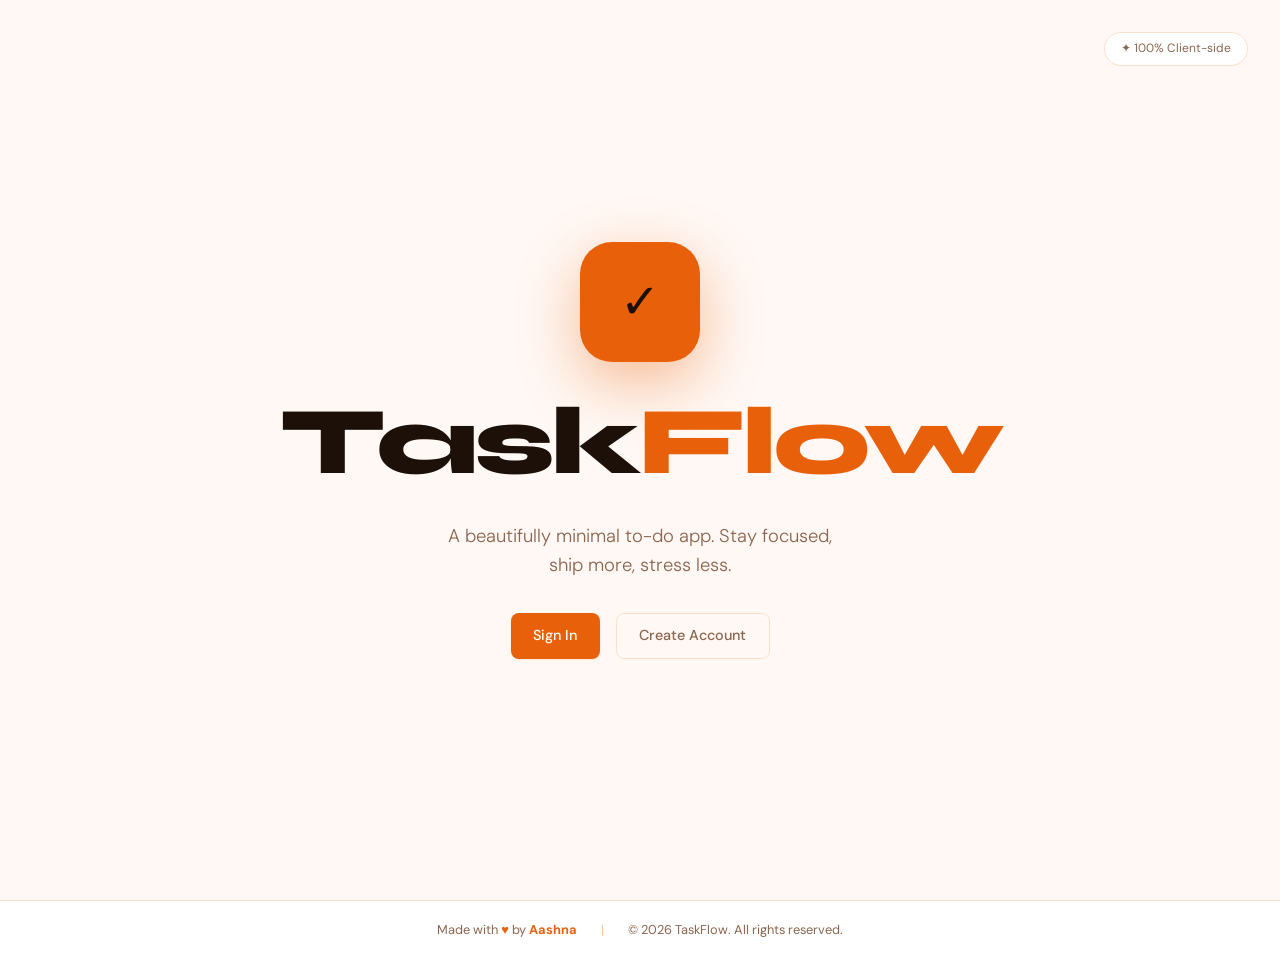
<file: index.html>
<!DOCTYPE html>
<html lang="en">
<head>
  <meta charset="UTF-8" />
  <meta name="viewport" content="width=device-width, initial-scale=1.0"/>
  <title>TaskFlow — Get Things Done</title>
  <link rel="stylesheet" href="css/style.css" />
  <link href="https://fonts.googleapis.com/css2?family=Syne:wght@400;600;700;800&family=DM+Sans:wght@300;400;500&display=swap" rel="stylesheet"/>
  <style>
    .splash {
      min-height: 100vh;
      display: flex;
      flex-direction: column;
      align-items: center;
      justify-content: center;
      text-align: center;
      gap: 2rem;
      padding: 2rem;
      background: var(--bg);
    }
    .splash-logo {
      font-family: 'Syne', sans-serif;
      font-size: clamp(3rem, 10vw, 6rem);
      font-weight: 800;
      letter-spacing: -0.04em;
      color: var(--text);
      line-height: 1;
    }
    .splash-logo span { color: var(--accent); }
    .splash-tagline {
      font-family: 'DM Sans', sans-serif;
      font-size: 1.15rem;
      color: var(--text-muted);
      max-width: 400px;
      font-weight: 300;
    }
    .splash-actions { display: flex; gap: 1rem; flex-wrap: wrap; justify-content: center; }
    .splash-badge {
      position: absolute;
      top: 2rem;
      right: 2rem;
      font-family: 'DM Sans', sans-serif;
      font-size: 0.75rem;
      color: var(--text-muted);
      background: var(--surface);
      padding: 0.4rem 1rem;
      border-radius: 999px;
      border: 1px solid var(--border);
    }
    .hero-graphic {
      width: 120px;
      height: 120px;
      background: var(--accent);
      border-radius: 32px;
      display: flex;
      align-items: center;
      justify-content: center;
      font-size: 3rem;
      box-shadow: 0 20px 60px color-mix(in srgb, var(--accent) 40%, transparent);
      animation: floatIn 0.8s cubic-bezier(0.34,1.56,0.64,1) both;
    }
    @keyframes floatIn {
      from { opacity:0; transform: translateY(30px) scale(0.8); }
      to { opacity:1; transform: translateY(0) scale(1); }
    }
    .splash-logo { animation: floatIn 0.8s 0.1s cubic-bezier(0.34,1.56,0.64,1) both; }
    .splash-tagline { animation: floatIn 0.8s 0.2s cubic-bezier(0.34,1.56,0.64,1) both; }
    .splash-actions { animation: floatIn 0.8s 0.3s cubic-bezier(0.34,1.56,0.64,1) both; }
  </style>
</head>
<body>
  <span class="splash-badge">✦ 100% Client-side</span>
  <main class="splash">
    <div class="hero-graphic">✓</div>
    <h1 class="splash-logo">Task<span>Flow</span></h1>
    <p class="splash-tagline">A beautifully minimal to-do app. Stay focused, ship more, stress less.</p>
    <div class="splash-actions">
      <a href="login.html" class="btn btn-primary">Sign In</a>
      <a href="signup.html" class="btn btn-ghost">Create Account</a>
    </div>
  </main>

  <footer style="text-align:center;padding:1.2rem 2rem;font-size:0.8rem;color:var(--text-muted);border-top:1px solid var(--border);background:var(--surface);display:flex;align-items:center;justify-content:center;gap:1.5rem;flex-wrap:wrap;">
    <span>Made with <span style="color:var(--accent);">♥</span> by <strong style="color:var(--accent);">Aashna</strong></span>
    <span style="color:var(--border-strong);">|</span>
    <span>© <span id="yr"></span> TaskFlow. All rights reserved.</span>
  </footer>
  <script>document.getElementById('yr').textContent = new Date().getFullYear();</script>
  <script>
    // Auto-redirect if already logged in
    const session = localStorage.getItem('taskflow_session');
    if (session) {
      window.location.href = 'dashboard.html';
    }
  </script>
</body>
</html>
</file>
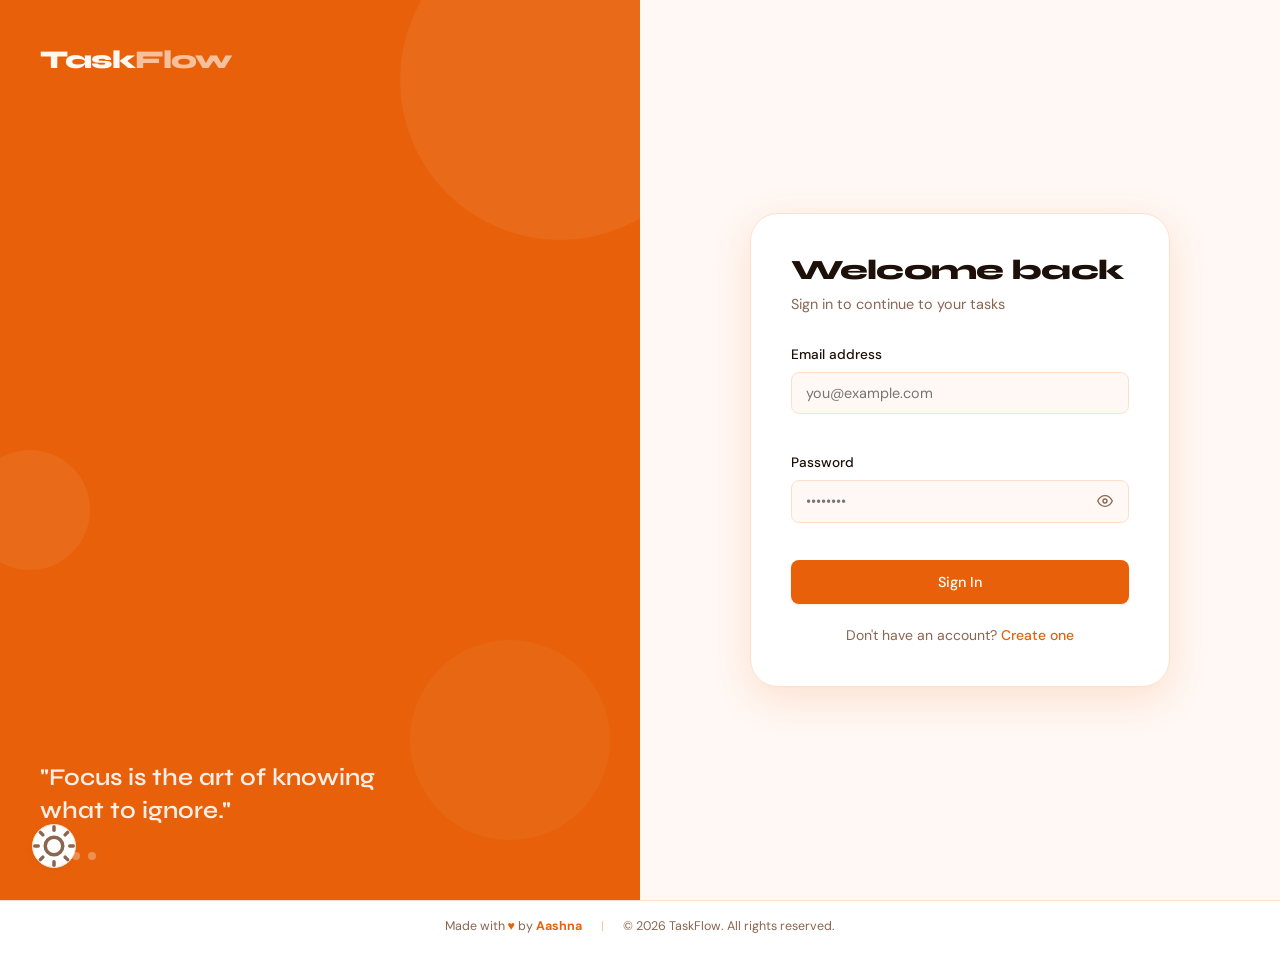
<file: dashboard.html>
<!DOCTYPE html>
<html lang="en">
<head>
  <meta charset="UTF-8"/>
  <meta name="viewport" content="width=device-width, initial-scale=1.0"/>
  <title>Dashboard — TaskFlow</title>
  <link rel="stylesheet" href="css/style.css"/>
  <link href="https://fonts.googleapis.com/css2?family=Syne:wght@400;600;700;800&family=DM+Sans:wght@300;400;500&display=swap" rel="stylesheet"/>
</head>
<body class="dashboard-body">

  <!-- Sidebar -->
  <nav class="sidebar" id="sidebar">
    <div class="sidebar-top">
      <a href="index.html" class="sidebar-brand">Task<span>Flow</span></a>
      <button class="sidebar-close" id="sidebarClose">X</button>
    </div>
    <div class="sidebar-user">
      <div class="user-avatar" id="sidebarAvatar">?</div>
      <div>
        <div class="user-name" id="sidebarName">Loading...</div>
        <div class="user-email" id="sidebarEmail">—</div>
      </div>
    </div>
    <ul class="sidebar-nav">
      <li><a href="#" class="nav-link active" data-filter="all"><span class="nav-icon">o</span> All Tasks</a></li>
      <li><a href="#" class="nav-link" data-filter="pending"><span class="nav-icon">o</span> Pending</a></li>
      <li><a href="#" class="nav-link" data-filter="completed"><span class="nav-icon">v</span> Completed</a></li>
      <li class="nav-divider"></li>
      <li><a href="#" class="nav-link" data-filter="high"><span class="nav-icon priority-dot high"></span> High Priority</a></li>
      <li><a href="#" class="nav-link" data-filter="medium"><span class="nav-icon priority-dot medium"></span> Medium Priority</a></li>
      <li><a href="#" class="nav-link" data-filter="low"><span class="nav-icon priority-dot low"></span> Low Priority</a></li>
    </ul>
    <div class="sidebar-footer">
      <div style="padding:0.75rem 1rem 0.5rem;font-size:0.72rem;color:var(--text-muted);line-height:1.6;border-top:1px solid var(--border);margin-bottom:0.5rem;">
        <div>Made with <span style="color:var(--accent);">heart</span> by <strong style="color:var(--accent);">Aashna</strong></div>
        <div id="copyrightYear">2025 TaskFlow. All rights reserved.</div>
      </div>
      <button class="dark-toggle-sidebar" id="darkToggle">
        <svg id="themeIcon" xmlns="http://www.w3.org/2000/svg" viewBox="0 0 24 24" fill="none" stroke="currentColor" stroke-width="2" stroke-linecap="round" stroke-linejoin="round" width="16" height="16">
          <circle cx="12" cy="12" r="5"/>
          <line x1="12" y1="1" x2="12" y2="3"/>
          <line x1="12" y1="21" x2="12" y2="23"/>
          <line x1="4.22" y1="4.22" x2="5.64" y2="5.64"/>
          <line x1="18.36" y1="18.36" x2="19.78" y2="19.78"/>
          <line x1="1" y1="12" x2="3" y2="12"/>
          <line x1="21" y1="12" x2="23" y2="12"/>
          <line x1="4.22" y1="19.78" x2="5.64" y2="18.36"/>
          <line x1="18.36" y1="5.64" x2="19.78" y2="4.22"/>
        </svg>
        <span id="darkLabel">Dark mode</span>
      </button>
      <button class="btn-logout" id="logoutBtn">
        <svg xmlns="http://www.w3.org/2000/svg" viewBox="0 0 24 24" fill="none" stroke="currentColor" stroke-width="2" stroke-linecap="round" stroke-linejoin="round" width="16" height="16">
          <path d="M9 21H5a2 2 0 0 1-2-2V5a2 2 0 0 1 2-2h4"/>
          <polyline points="16 17 21 12 16 7"/>
          <line x1="21" y1="12" x2="9" y2="12"/>
        </svg>
        Sign Out
      </button>
    </div>
  </nav>

  <div class="sidebar-overlay" id="sidebarOverlay"></div>

  <!-- Main Content -->
  <main class="main-content">
    <header class="topbar">
      <button class="hamburger" id="hamburger"><span></span><span></span><span></span></button>
      <div class="topbar-greeting">
        <h1 id="greetingText">Good morning</h1>
        <p id="greetingDate">Loading...</p>
      </div>
      <div class="topbar-right">
        <div class="search-wrap">
          <svg xmlns="http://www.w3.org/2000/svg" viewBox="0 0 24 24" fill="none" stroke="currentColor" stroke-width="2" stroke-linecap="round" stroke-linejoin="round" width="16" height="16" class="search-icon">
            <circle cx="11" cy="11" r="8"/>
            <line x1="21" y1="21" x2="16.65" y2="16.65"/>
          </svg>
          <input type="search" id="searchInput" placeholder="Search tasks..." class="search-input"/>
        </div>
        <div class="user-avatar topbar-avatar" id="topbarAvatar">?</div>
      </div>
    </header>

    <section class="stats-section">
      <div class="stat-card">
        <div class="stat-icon">◈</div>
        <div class="stat-info">
          <div class="stat-num" id="totalCount">0</div>
          <div class="stat-label">Total</div>
        </div>
      </div>
      <div class="stat-card">
        <div class="stat-icon">◌</div>
        <div class="stat-info">
          <div class="stat-num" id="pendingCount">0</div>
          <div class="stat-label">Pending</div>
        </div>
      </div>
      <div class="stat-card">
        <div class="stat-icon">◉</div>
        <div class="stat-info">
          <div class="stat-num" id="completedCount">0</div>
          <div class="stat-label">Completed</div>
        </div>
      </div>
      <div class="stat-card stat-progress-card">
        <div class="stat-label">Progress</div>
        <div class="progress-bar-wrap">
          <div class="progress-bar" id="progressBar" style="width:0%"></div>
        </div>
        <div class="progress-pct" id="progressPct">0%</div>
      </div>
    </section>

    <section class="tasks-section">
      <div class="tasks-header">
        <h2 class="tasks-title" id="tasksTitle">All Tasks</h2>
        <div class="tasks-actions">
          <div class="filter-tabs" id="filterTabs">
            <button class="filter-tab active" data-filter="all">All</button>
            <button class="filter-tab" data-filter="pending">Pending</button>
            <button class="filter-tab" data-filter="completed">Completed</button>
          </div>
          <button class="btn btn-primary btn-add" id="addTaskBtn">+ Add Task</button>
        </div>
      </div>
      <div class="task-list" id="taskList"></div>
      <div class="empty-state hidden" id="emptyState">
        <div class="empty-icon">&#8856;</div>
        <h3>No tasks here</h3>
        <p id="emptyMsg">Your list is clear. Add a task to get started.</p>
        <button class="btn btn-primary" id="emptyAddBtn">Add your first task</button>
      </div>
    </section>
  </main>

  <!-- Add/Edit Task Modal -->
  <div class="modal-overlay hidden" id="taskModalOverlay">
    <div class="modal">
      <div class="modal-header">
        <h2 id="modalTitle">Add Task</h2>
        <button class="modal-close" id="modalClose">X</button>
      </div>
      <div id="modalNotification" class="notification hidden"></div>
      <form id="taskForm" class="task-form" novalidate>
        <input type="hidden" id="taskId"/>
        <div class="form-group">
          <label for="taskTitle">Task title <span class="required">*</span></label>
          <input type="text" id="taskTitle" placeholder="What needs to be done?" maxlength="120"/>
          <span class="form-error" id="taskTitleError"></span>
        </div>
        <div class="form-group">
          <label for="taskDesc">Description <span class="optional">(optional)</span></label>
          <textarea id="taskDesc" placeholder="Add more details..." rows="3" maxlength="500"></textarea>
        </div>
        <div class="form-row">
          <div class="form-group">
            <label for="taskPriority">Priority</label>
            <select id="taskPriority">
              <option value="medium">Medium</option>
              <option value="high">High</option>
              <option value="low">Low</option>
            </select>
          </div>
          <div class="form-group">
            <label for="taskDue">Due date <span class="optional">(optional)</span></label>
            <input type="date" id="taskDue"/>
          </div>
        </div>
        <div class="modal-footer">
          <button type="button" class="btn btn-ghost" id="cancelBtn">Cancel</button>
          <button type="submit" class="btn btn-primary" id="saveTaskBtn">Save Task</button>
        </div>
      </form>
    </div>
  </div>

  <!-- Delete Confirm Modal -->
  <div class="modal-overlay hidden" id="deleteModalOverlay">
    <div class="modal modal-sm">
      <div class="modal-header"><h2>Delete task?</h2></div>
      <p style="padding:0 1.5rem 1rem;color:var(--text-muted);font-size:0.9rem;">This action cannot be undone.</p>
      <div class="modal-footer">
        <button class="btn btn-ghost" id="deleteCancelBtn">Keep it</button>
        <button class="btn btn-danger" id="deleteConfirmBtn">Delete</button>
      </div>
    </div>
  </div>

  <div class="toast-container" id="toastContainer"></div>

  <script>
    /* ── Dark mode — apply saved theme IMMEDIATELY before paint ── */
    if (localStorage.getItem('taskflow_dark') === 'true') {
      document.body.classList.add('dark');
    }

    /* ── Helpers ─────────────────────────────────────────────── */
    function showToast(msg, type, dur) {
      type = type || 'success'; dur = dur || 3000;
      var c = document.getElementById('toastContainer');
      var t = document.createElement('div');
      t.className = 'toast ' + type;
      t.innerHTML = '<span>' + (type === 'success' ? '&#10003;' : '&#10005;') + '</span><span>' + msg + '</span>';
      c.appendChild(t);
      setTimeout(function() {
        t.classList.add('out');
        t.addEventListener('animationend', function() { t.remove(); });
      }, dur);
    }

    function showNotif(id, msg, type) {
      var el = document.getElementById(id);
      if (el) { el.textContent = msg; el.className = 'notification ' + (type || 'error'); }
    }
    function hideNotif(id) {
      var el = document.getElementById(id);
      if (el) el.className = 'notification hidden';
    }

    function setErr(iid, eid, msg) {
      var i = document.getElementById(iid), e = document.getElementById(eid);
      if (i) i.classList.add('error');
      if (e) e.textContent = msg;
    }
    function clrErr(iid, eid) {
      var i = document.getElementById(iid), e = document.getElementById(eid);
      if (i) i.classList.remove('error');
      if (e) e.textContent = '';
    }

    function genId() { return Date.now().toString(36) + Math.random().toString(36).slice(2,7); }

    function esc(s) {
      var d = document.createElement('div');
      d.appendChild(document.createTextNode(s));
      return d.innerHTML;
    }

    function greeting() {
      var h = new Date().getHours();
      return h < 12 ? 'Good morning' : h < 17 ? 'Good afternoon' : 'Good evening';
    }

    /* ── Session ─────────────────────────────────────────────── */
    function getSession() {
      try { return JSON.parse(localStorage.getItem('taskflow_session')); }
      catch(e) { return null; }
    }

    /* ── Tasks storage ───────────────────────────────────────── */
    var currentUser  = null;
    var allTasks     = [];
    var activeFilter = 'all';
    var searchQuery  = '';
    var taskToDelete = null;

    function taskKey() { return 'taskflow_tasks_' + currentUser.userId; }

    function loadTasks() {
      try { allTasks = JSON.parse(localStorage.getItem(taskKey())) || []; }
      catch(e) { allTasks = []; }
    }

    function saveTasks() { localStorage.setItem(taskKey(), JSON.stringify(allTasks)); }

    /* ── Stats ───────────────────────────────────────────────── */
    function renderStats() {
      var total = allTasks.length;
      var done  = allTasks.filter(function(t){ return t.completed; }).length;
      var pct   = total > 0 ? Math.round(done/total*100) : 0;
      document.getElementById('totalCount').textContent     = total;
      document.getElementById('completedCount').textContent = done;
      document.getElementById('pendingCount').textContent   = total - done;
      document.getElementById('progressBar').style.width   = pct + '%';
      document.getElementById('progressPct').textContent   = pct + '%';
    }

    /* ── Filter ──────────────────────────────────────────────── */
    function setFilter(f) {
      activeFilter = f; searchQuery = '';
      document.getElementById('searchInput').value = '';
      document.querySelectorAll('.filter-tab').forEach(function(b){
        b.classList.toggle('active', b.dataset.filter === f);
      });
      document.querySelectorAll('.nav-link[data-filter]').forEach(function(a){
        a.classList.toggle('active', a.dataset.filter === f);
      });
      var titles = {all:'All Tasks',pending:'Pending Tasks',completed:'Completed Tasks',
        high:'High Priority',medium:'Medium Priority',low:'Low Priority'};
      document.getElementById('tasksTitle').textContent = titles[f] || 'Tasks';
      renderTasks();
    }

    /* ── Render tasks ────────────────────────────────────────── */
    function renderAll() { renderStats(); renderTasks(); }

    function filteredTasks() {
      return allTasks.filter(function(t) {
        var m = true;
        if (activeFilter==='pending')   m = !t.completed;
        else if (activeFilter==='completed') m = t.completed;
        else if (activeFilter==='high')   m = t.priority==='high';
        else if (activeFilter==='medium') m = t.priority==='medium';
        else if (activeFilter==='low')    m = t.priority==='low';
        var s = !searchQuery ||
          t.title.toLowerCase().includes(searchQuery) ||
          (t.desc||'').toLowerCase().includes(searchQuery);
        return m && s;
      });
    }

    function dueInfo(d) {
      if (!d) return null;
      var due = new Date(d+'T00:00:00'), now = new Date();
      now.setHours(0,0,0,0);
      var diff = Math.round((due-now)/86400000);
      var txt = diff<0 ? Math.abs(diff)+'d overdue'
              : diff===0 ? 'Today' : diff===1 ? 'Tomorrow'
              : due.toLocaleDateString('en-US',{month:'short',day:'numeric'});
      return {text:txt, overdue:diff<0};
    }

    function renderTasks() {
      var list = document.getElementById('taskList');
      var empty = document.getElementById('emptyState');
      var msg   = document.getElementById('emptyMsg');
      var tasks = filteredTasks();
      list.innerHTML = '';

      if (!tasks.length) {
        list.classList.add('hidden'); empty.classList.remove('hidden');
        msg.textContent = searchQuery ? 'No tasks matching "'+searchQuery+'".'
          : activeFilter==='completed' ? 'No completed tasks yet!'
          : activeFilter==='pending' ? "All caught up! No pending tasks."
          : 'Your list is clear. Add a task to get started.';
        return;
      }

      list.classList.remove('hidden'); empty.classList.add('hidden');
      tasks.forEach(function(task, i) {
        var d = dueInfo(task.dueDate);
        var card = document.createElement('div');
        card.className = 'task-card priority-' + task.priority + (task.completed?' completed':'');
        card.style.animationDelay = (i*0.04)+'s';

        card.innerHTML =
          '<button class="task-checkbox '+(task.completed?'checked':'')+'" id="cb_'+task.id+'"></button>'+
          '<div class="task-body">'+
            '<div class="task-title">'+esc(task.title)+'</div>'+
            (task.desc?'<div class="task-desc">'+esc(task.desc)+'</div>':'')+
            '<div class="task-meta">'+
              '<span class="task-badge badge-'+task.priority+'">'+task.priority+'</span>'+
              (d?'<span class="task-due'+(d.overdue?' overdue':'')+'">\uD83D\uDCC5 '+d.text+'</span>':'')+
            '</div>'+
          '</div>'+
          '<div class="task-actions">'+
            '<button class="btn-icon edit-btn" id="ed_'+task.id+'" title="Edit">'+
              '<svg xmlns="http://www.w3.org/2000/svg" viewBox="0 0 24 24" fill="none" stroke="currentColor" stroke-width="2" stroke-linecap="round" stroke-linejoin="round" width="15" height="15"><path d="M11 4H4a2 2 0 0 0-2 2v14a2 2 0 0 0 2 2h14a2 2 0 0 0 2-2v-7"/><path d="M18.5 2.5a2.121 2.121 0 0 1 3 3L12 15l-4 1 1-4 9.5-9.5z"/></svg>'+
            '</button>'+
            '<button class="btn-icon delete-btn" id="dl_'+task.id+'" title="Delete" style="color:var(--danger)">'+
              '<svg xmlns="http://www.w3.org/2000/svg" viewBox="0 0 24 24" fill="none" stroke="currentColor" stroke-width="2" stroke-linecap="round" stroke-linejoin="round" width="15" height="15"><polyline points="3 6 5 6 21 6"/><path d="M19 6l-1 14a2 2 0 0 1-2 2H8a2 2 0 0 1-2-2L5 6"/><path d="M10 11v6"/><path d="M14 11v6"/><path d="M9 6V4h6v2"/></svg>'+
            '</button>'+
          '</div>';

        (function(id){
          card.querySelector('#cb_'+id).addEventListener('click', function(){ toggleTask(id); });
          card.querySelector('#ed_'+id).addEventListener('click', function(){ openEditModal(id); });
          card.querySelector('#dl_'+id).addEventListener('click', function(){ openDeleteModal(id); });
        })(task.id);

        list.appendChild(card);
      });
    }

    /* ── Toggle / Delete ─────────────────────────────────────── */
    function toggleTask(id) {
      var t = allTasks.find(function(x){return x.id===id;});
      if (!t) return;
      t.completed = !t.completed;
      saveTasks(); renderAll();
      showToast(t.completed ? 'Task completed!' : 'Marked as pending.', 'success', 2000);
    }

    function openDeleteModal(id) {
      taskToDelete = id;
      document.getElementById('deleteModalOverlay').classList.remove('hidden');
    }
    function closeDeleteModal() {
      taskToDelete = null;
      document.getElementById('deleteModalOverlay').classList.add('hidden');
    }
    function confirmDelete() {
      if (!taskToDelete) return;
      allTasks = allTasks.filter(function(t){return t.id!==taskToDelete;});
      saveTasks(); closeDeleteModal(); renderAll();
      showToast('Task deleted.', 'error', 2000);
    }

    /* ── Add / Edit Modal ────────────────────────────────────── */
    function openAddModal() {
      document.getElementById('modalTitle').textContent  = 'Add Task';
      document.getElementById('saveTaskBtn').textContent = 'Save Task';
      document.getElementById('taskId').value    = '';
      document.getElementById('taskTitle').value = '';
      document.getElementById('taskDesc').value  = '';
      document.getElementById('taskPriority').value = 'medium';
      document.getElementById('taskDue').value   = '';
      hideNotif('modalNotification'); clrErr('taskTitle','taskTitleError');
      document.getElementById('taskModalOverlay').classList.remove('hidden');
      setTimeout(function(){ document.getElementById('taskTitle').focus(); }, 100);
    }

    function openEditModal(id) {
      var t = allTasks.find(function(x){return x.id===id;});
      if (!t) return;
      document.getElementById('modalTitle').textContent  = 'Edit Task';
      document.getElementById('saveTaskBtn').textContent = 'Update Task';
      document.getElementById('taskId').value    = t.id;
      document.getElementById('taskTitle').value = t.title;
      document.getElementById('taskDesc').value  = t.desc || '';
      document.getElementById('taskPriority').value = t.priority || 'medium';
      document.getElementById('taskDue').value   = t.dueDate || '';
      hideNotif('modalNotification'); clrErr('taskTitle','taskTitleError');
      document.getElementById('taskModalOverlay').classList.remove('hidden');
      setTimeout(function(){ document.getElementById('taskTitle').focus(); }, 100);
    }

    function closeModal() {
      document.getElementById('taskModalOverlay').classList.add('hidden');
    }

    /* ── Dark mode toggle ────────────────────────────────────── */
    function toggleDark() {
      document.body.classList.toggle('dark');
      var isDark = document.body.classList.contains('dark');
      localStorage.setItem('taskflow_dark', isDark);
      updateThemeBtn();
    }

    function updateThemeBtn() {
      var isDark = document.body.classList.contains('dark');
      var icon = document.getElementById('themeIcon');
      var lbl  = document.getElementById('darkLabel');
      if (isDark) {
        icon.innerHTML = '<path d="M21 12.79A9 9 0 1 1 11.21 3 7 7 0 0 0 21 12.79z"/>';
        lbl.textContent = 'Light mode';
      } else {
        icon.innerHTML = '<circle cx="12" cy="12" r="5"/><line x1="12" y1="1" x2="12" y2="3"/><line x1="12" y1="21" x2="12" y2="23"/><line x1="4.22" y1="4.22" x2="5.64" y2="5.64"/><line x1="18.36" y1="18.36" x2="19.78" y2="19.78"/><line x1="1" y1="12" x2="3" y2="12"/><line x1="21" y1="12" x2="23" y2="12"/><line x1="4.22" y1="19.78" x2="5.64" y2="18.36"/><line x1="18.36" y1="5.64" x2="19.78" y2="4.22"/>';
        lbl.textContent = 'Dark mode';
      }
    }

    /* ── Sidebar mobile ──────────────────────────────────────── */
    function openSidebar() {
      document.getElementById('sidebar').classList.add('open');
      document.getElementById('sidebarOverlay').classList.add('active');
    }
    function closeSidebar() {
      document.getElementById('sidebar').classList.remove('open');
      document.getElementById('sidebarOverlay').classList.remove('active');
    }

    /* ── Boot ────────────────────────────────────────────────── */
    document.addEventListener('DOMContentLoaded', function() {

      /* Auth guard */
      currentUser = getSession();
      if (!currentUser) { window.location.href = 'login.html'; return; }

      /* FIX 1: Show real user name + initial — NOT hardcoded "Jane Doe" */
      var initial = (currentUser.name || '?').charAt(0).toUpperCase();
      document.getElementById('sidebarAvatar').textContent = initial;
      document.getElementById('topbarAvatar').textContent  = initial;
      document.getElementById('sidebarName').textContent   = currentUser.name;
      document.getElementById('sidebarEmail').textContent  = currentUser.email;

      /* Greeting */
      document.getElementById('greetingText').textContent =
        greeting() + ', ' + currentUser.name.split(' ')[0] + ' \u2726';
      document.getElementById('greetingDate').textContent =
        new Date().toLocaleDateString('en-US',{weekday:'long',month:'long',day:'numeric'});

      /* Copyright */
      document.getElementById('copyrightYear').textContent =
        '\u00A9 ' + new Date().getFullYear() + ' TaskFlow. All rights reserved.';

      /* FIX 2: Dark mode button wired up correctly */
      updateThemeBtn();
      document.getElementById('darkToggle').addEventListener('click', toggleDark);

      /* Logout */
      document.getElementById('logoutBtn').addEventListener('click', function(){
        localStorage.removeItem('taskflow_session');
        window.location.href = 'login.html';
      });

      /* Sidebar mobile */
      document.getElementById('hamburger').addEventListener('click', openSidebar);
      document.getElementById('sidebarClose').addEventListener('click', closeSidebar);
      document.getElementById('sidebarOverlay').addEventListener('click', closeSidebar);

      /* Add task */
      document.getElementById('addTaskBtn').addEventListener('click', openAddModal);
      document.getElementById('emptyAddBtn').addEventListener('click', openAddModal);

      /* Modal close */
      document.getElementById('modalClose').addEventListener('click', closeModal);
      document.getElementById('cancelBtn').addEventListener('click', closeModal);
      document.getElementById('taskModalOverlay').addEventListener('click', function(e){
        if (e.target === this) closeModal();
      });

      /* Delete modal */
      document.getElementById('deleteConfirmBtn').addEventListener('click', confirmDelete);
      document.getElementById('deleteCancelBtn').addEventListener('click', closeDeleteModal);
      document.getElementById('deleteModalOverlay').addEventListener('click', function(e){
        if (e.target === this) closeDeleteModal();
      });

      /* Task form */
      document.getElementById('taskForm').addEventListener('submit', function(e){
        e.preventDefault();
        clrErr('taskTitle','taskTitleError');
        hideNotif('modalNotification');
        var id  = document.getElementById('taskId').value;
        var ttl = document.getElementById('taskTitle').value.trim();
        var dsc = document.getElementById('taskDesc').value.trim();
        var pri = document.getElementById('taskPriority').value;
        var due = document.getElementById('taskDue').value;
        if (!ttl) { setErr('taskTitle','taskTitleError','Task title is required.'); return; }
        if (id) {
          var t = allTasks.find(function(x){return x.id===id;});
          if (t) { t.title=ttl; t.desc=dsc; t.priority=pri; t.dueDate=due||null; t.updatedAt=new Date().toISOString(); }
          showToast('Task updated!','success');
        } else {
          allTasks.unshift({id:genId(),title:ttl,desc:dsc,priority:pri,dueDate:due||null,
            completed:false,createdAt:new Date().toISOString(),updatedAt:new Date().toISOString()});
          showToast('Task added!','success');
        }
        saveTasks(); closeModal(); renderAll();
      });

      /* Filter tabs */
      document.getElementById('filterTabs').addEventListener('click', function(e){
        var tab = e.target.closest('[data-filter]');
        if (tab) setFilter(tab.dataset.filter);
      });

      /* Sidebar nav */
      document.querySelectorAll('.nav-link[data-filter]').forEach(function(a){
        a.addEventListener('click', function(e){
          e.preventDefault(); setFilter(a.dataset.filter); closeSidebar();
        });
      });

      /* Search */
      document.getElementById('searchInput').addEventListener('input', function(){
        searchQuery = this.value.trim().toLowerCase(); renderTasks();
      });

      /* Escape */
      document.addEventListener('keydown', function(e){
        if (e.key==='Escape') { closeModal(); closeDeleteModal(); }
      });

      /* Load and render */
      loadTasks();
      renderAll();
    });
  </script>
</body>
</html>
</file>
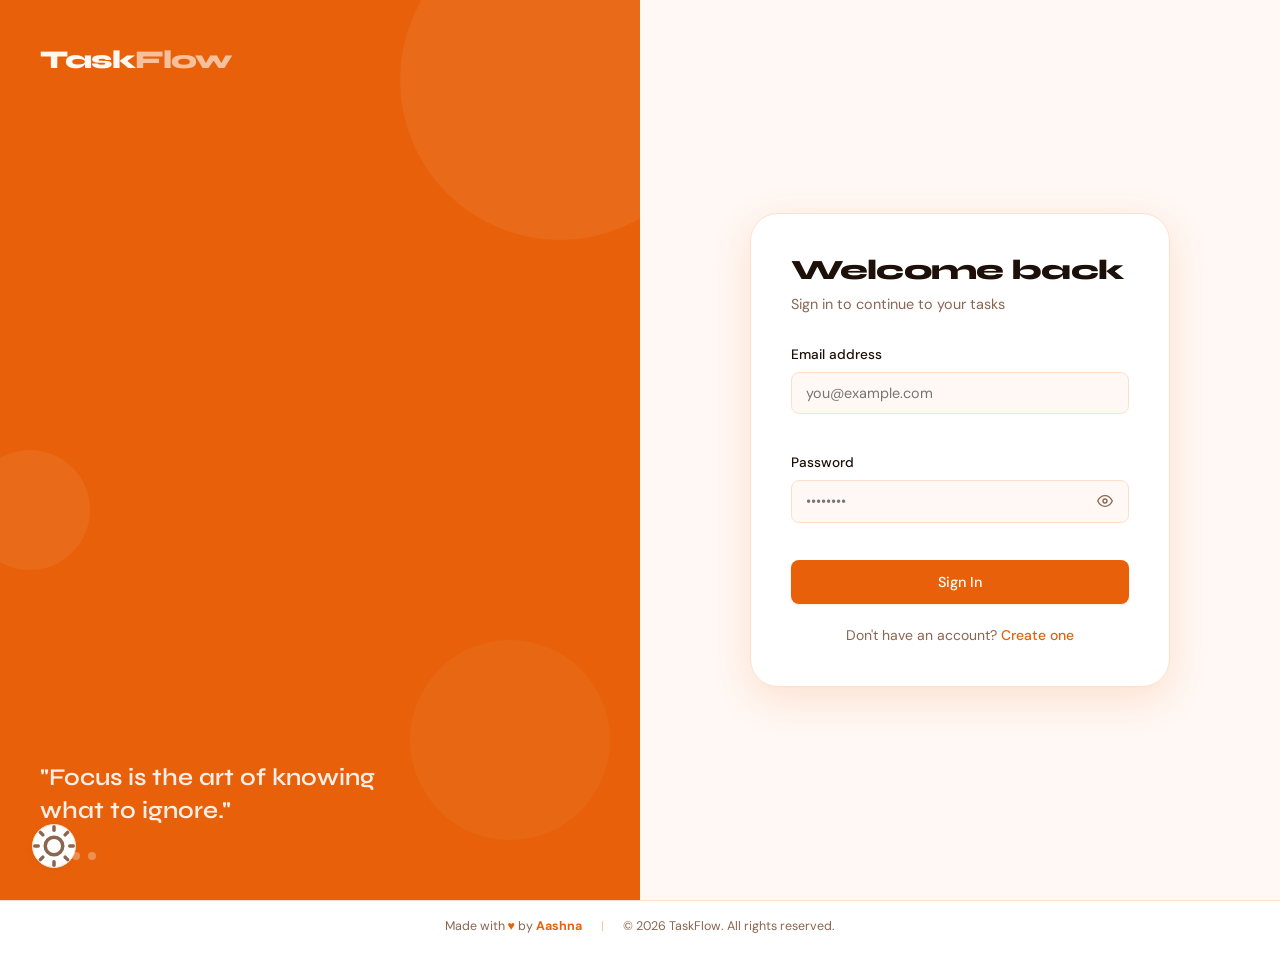
<file: login.html>
<!DOCTYPE html>
<html lang="en">
<head>
  <meta charset="UTF-8"/>
  <meta name="viewport" content="width=device-width, initial-scale=1.0"/>
  <title>Sign In — TaskFlow</title>
  <link rel="stylesheet" href="css/style.css"/>
  <link href="https://fonts.googleapis.com/css2?family=Syne:wght@400;600;700;800&family=DM+Sans:wght@300;400;500&display=swap" rel="stylesheet"/>
</head>
<body>
  <div class="auth-layout">
    <!-- Left Panel -->
    <aside class="auth-panel">
      <a href="index.html" class="auth-brand">Task<span>Flow</span></a>
      <div class="auth-panel-content">
        <div class="panel-quote">"Focus is the art of knowing what to ignore."</div>
        <div class="panel-dots">
          <span class="dot active"></span>
          <span class="dot"></span>
          <span class="dot"></span>
        </div>
      </div>
      <div class="panel-shapes">
        <div class="shape shape-1"></div>
        <div class="shape shape-2"></div>
        <div class="shape shape-3"></div>
      </div>
    </aside>

    <!-- Right: Form -->
    <main class="auth-main">
      <div class="auth-card">
        <div class="auth-header">
          <h1>Welcome back</h1>
          <p>Sign in to continue to your tasks</p>
        </div>

        <div id="notification" class="notification hidden"></div>

        <form id="loginForm" class="auth-form" novalidate>
          <div class="form-group">
            <label for="email">Email address</label>
            <input type="email" id="email" name="email" placeholder="you@example.com" autocomplete="email"/>
            <span class="form-error" id="emailError"></span>
          </div>

          <div class="form-group">
            <label for="password">Password</label>
            <div class="input-wrap">
              <input type="password" id="password" name="password" placeholder="••••••••" autocomplete="current-password"/>
              <button type="button" class="toggle-pw" id="togglePw" aria-label="Toggle password">
                <svg id="eyeIcon" xmlns="http://www.w3.org/2000/svg" viewBox="0 0 24 24" fill="none" stroke="currentColor" stroke-width="2" stroke-linecap="round" stroke-linejoin="round"><path d="M1 12s4-8 11-8 11 8 11 8-4 8-11 8-11-8-11-8z"/><circle cx="12" cy="12" r="3"/></svg>
              </button>
            </div>
            <span class="form-error" id="passwordError"></span>
          </div>

          <button type="submit" class="btn btn-primary btn-full" id="submitBtn">
            <span class="btn-text">Sign In</span>
            <span class="btn-spinner hidden"></span>
          </button>
        </form>

        <p class="auth-switch">Don't have an account? <a href="signup.html">Create one</a></p>
      </div>

      <button class="dark-toggle" id="darkToggle" aria-label="Toggle dark mode">
        <svg id="sunIcon" xmlns="http://www.w3.org/2000/svg" viewBox="0 0 24 24" fill="none" stroke="currentColor" stroke-width="2" stroke-linecap="round" stroke-linejoin="round"><circle cx="12" cy="12" r="5"/><line x1="12" y1="1" x2="12" y2="3"/><line x1="12" y1="21" x2="12" y2="23"/><line x1="4.22" y1="4.22" x2="5.64" y2="5.64"/><line x1="18.36" y1="18.36" x2="19.78" y2="19.78"/><line x1="1" y1="12" x2="3" y2="12"/><line x1="21" y1="12" x2="23" y2="12"/><line x1="4.22" y1="19.78" x2="5.64" y2="18.36"/><line x1="18.36" y1="5.64" x2="19.78" y2="4.22"/></svg>
      </button>
    </main>
  </div>

  <footer style="text-align:center;padding:1rem 2rem;font-size:0.78rem;color:var(--text-muted);border-top:1px solid var(--border);background:var(--surface);display:flex;align-items:center;justify-content:center;gap:1.2rem;flex-wrap:wrap;">
    <span>Made with <span style="color:var(--accent);">♥</span> by <strong style="color:var(--accent);">Aashna</strong></span>
    <span style="color:var(--border-strong);">|</span>
    <span>© <span id="yr"></span> TaskFlow. All rights reserved.</span>
  </footer>

  <script src="js/app.js"></script>
  <script src="js/auth.js"></script>
  <script>
    document.getElementById('yr').textContent = new Date().getFullYear();
    document.getElementById('loginForm').addEventListener('submit', handleLogin);
    document.getElementById('togglePw').addEventListener('click', () => togglePassword('password', 'eyeIcon'));
  </script>
</body>
</html>
</file>
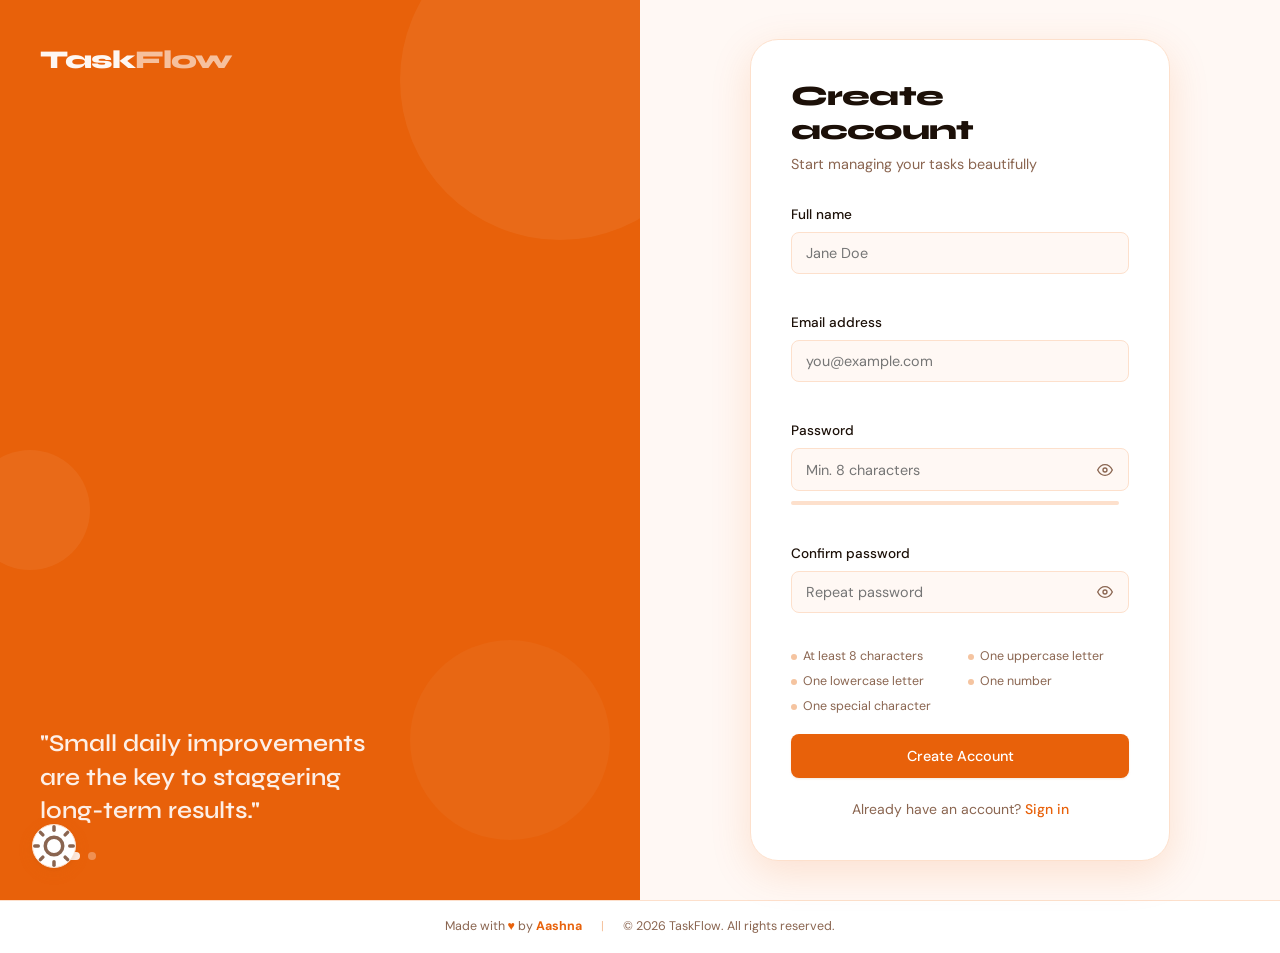
<file: signup.html>
<!DOCTYPE html>
<html lang="en">
<head>
  <meta charset="UTF-8"/>
  <meta name="viewport" content="width=device-width, initial-scale=1.0"/>
  <title>Sign Up — TaskFlow</title>
  <link rel="stylesheet" href="css/style.css"/>
  <link href="https://fonts.googleapis.com/css2?family=Syne:wght@400;600;700;800&family=DM+Sans:wght@300;400;500&display=swap" rel="stylesheet"/>
</head>
<body>
  <div class="auth-layout">
    <aside class="auth-panel">
      <a href="index.html" class="auth-brand">Task<span>Flow</span></a>
      <div class="auth-panel-content">
        <div class="panel-quote">"Small daily improvements are the key to staggering long-term results."</div>
        <div class="panel-dots">
          <span class="dot"></span>
          <span class="dot active"></span>
          <span class="dot"></span>
        </div>
      </div>
      <div class="panel-shapes">
        <div class="shape shape-1"></div>
        <div class="shape shape-2"></div>
        <div class="shape shape-3"></div>
      </div>
    </aside>

    <main class="auth-main">
      <div class="auth-card">
        <div class="auth-header">
          <h1>Create account</h1>
          <p>Start managing your tasks beautifully</p>
        </div>

        <div id="notification" class="notification hidden"></div>

        <form id="signupForm" class="auth-form" novalidate>
          <div class="form-group">
            <label for="name">Full name</label>
            <input type="text" id="name" name="name" placeholder="Jane Doe" autocomplete="name"/>
            <span class="form-error" id="nameError"></span>
          </div>

          <div class="form-group">
            <label for="email">Email address</label>
            <input type="email" id="email" name="email" placeholder="you@example.com" autocomplete="email"/>
            <span class="form-error" id="emailError"></span>
          </div>

          <div class="form-group">
            <label for="password">Password</label>
            <div class="input-wrap">
              <input type="password" id="password" name="password" placeholder="Min. 8 characters" autocomplete="new-password"/>
              <button type="button" class="toggle-pw" id="togglePw" aria-label="Toggle password">
                <svg id="eyeIcon" xmlns="http://www.w3.org/2000/svg" viewBox="0 0 24 24" fill="none" stroke="currentColor" stroke-width="2" stroke-linecap="round" stroke-linejoin="round"><path d="M1 12s4-8 11-8 11 8 11 8-4 8-11 8-11-8-11-8z"/><circle cx="12" cy="12" r="3"/></svg>
              </button>
            </div>
            <div class="pw-strength" id="pwStrength">
              <div class="pw-strength-bar"><span id="strengthBar"></span></div>
              <span id="strengthLabel"></span>
            </div>
            <span class="form-error" id="passwordError"></span>
          </div>

          <div class="form-group">
            <label for="confirmPassword">Confirm password</label>
            <div class="input-wrap">
              <input type="password" id="confirmPassword" name="confirmPassword" placeholder="Repeat password" autocomplete="new-password"/>
              <button type="button" class="toggle-pw" id="togglePw2" aria-label="Toggle password">
                <svg id="eyeIcon2" xmlns="http://www.w3.org/2000/svg" viewBox="0 0 24 24" fill="none" stroke="currentColor" stroke-width="2" stroke-linecap="round" stroke-linejoin="round"><path d="M1 12s4-8 11-8 11 8 11 8-4 8-11 8-11-8-11-8z"/><circle cx="12" cy="12" r="3"/></svg>
              </button>
            </div>
            <span class="form-error" id="confirmPasswordError"></span>
          </div>

          <!-- Password requirements checklist -->
          <div class="pw-rules">
            <div class="pw-rule" id="rule-length"><span class="rule-dot"></span>At least 8 characters</div>
            <div class="pw-rule" id="rule-upper"><span class="rule-dot"></span>One uppercase letter</div>
            <div class="pw-rule" id="rule-lower"><span class="rule-dot"></span>One lowercase letter</div>
            <div class="pw-rule" id="rule-number"><span class="rule-dot"></span>One number</div>
            <div class="pw-rule" id="rule-special"><span class="rule-dot"></span>One special character</div>
          </div>

          <button type="submit" class="btn btn-primary btn-full" id="submitBtn">
            <span class="btn-text">Create Account</span>
          </button>
        </form>

        <p class="auth-switch">Already have an account? <a href="login.html">Sign in</a></p>
      </div>

      <button class="dark-toggle" id="darkToggle" aria-label="Toggle dark mode">
        <svg id="sunIcon" xmlns="http://www.w3.org/2000/svg" viewBox="0 0 24 24" fill="none" stroke="currentColor" stroke-width="2" stroke-linecap="round" stroke-linejoin="round"><circle cx="12" cy="12" r="5"/><line x1="12" y1="1" x2="12" y2="3"/><line x1="12" y1="21" x2="12" y2="23"/><line x1="4.22" y1="4.22" x2="5.64" y2="5.64"/><line x1="18.36" y1="18.36" x2="19.78" y2="19.78"/><line x1="1" y1="12" x2="3" y2="12"/><line x1="21" y1="12" x2="23" y2="12"/><line x1="4.22" y1="19.78" x2="5.64" y2="18.36"/><line x1="18.36" y1="5.64" x2="19.78" y2="4.22"/></svg>
      </button>
    </main>
  </div>

  <script src="js/app.js"></script>
  <script src="js/auth.js"></script>
  <script>
    document.getElementById('signupForm').addEventListener('submit', handleSignup);
    document.getElementById('togglePw').addEventListener('click', () => togglePassword('password', 'eyeIcon'));
    document.getElementById('togglePw2').addEventListener('click', () => togglePassword('confirmPassword', 'eyeIcon2'));
    // Live password strength indicator
    document.getElementById('password').addEventListener('input', function() {
      updatePasswordStrength(this.value);
      updatePasswordRules(this.value);
    });
  </script>

  <footer style="text-align:center;padding:1rem 2rem;font-size:0.78rem;color:var(--text-muted);border-top:1px solid var(--border);background:var(--surface);display:flex;align-items:center;justify-content:center;gap:1.2rem;flex-wrap:wrap;">
    <span>Made with <span style="color:var(--accent);">♥</span> by <strong style="color:var(--accent);">Aashna</strong></span>
    <span style="color:var(--border-strong);">|</span>
    <span>© <span id="yr"></span> TaskFlow. All rights reserved.</span>
  </footer>
  <script>document.getElementById('yr').textContent = new Date().getFullYear();</script>
</body>
</html>
</file>
<file: css/style.css>
/* ================================================
   TaskFlow — style.css
   Orange & White theme — Syne + DM Sans fonts
   ================================================ */

/* ── CSS Variables ─────────────────────────────── */
:root {
  /* Colors — Light Mode (Orange & White) */
  --bg:           #fff8f4;
  --surface:      #ffffff;
  --surface-alt:  #fff2eb;
  --border:       #fde0cc;
  --border-strong:#f5c4a0;
  --text:         #1c1008;
  --text-muted:   #8a6550;
  --text-light:   #c4a990;
  --accent:       #e8610a;
  --accent-hover: #c9520a;
  --accent-light: #fff0e6;
  --accent-text:  #c9520a;
  --danger:       #c0392b;
  --danger-light: #fdf0ee;
  --warning:      #d68910;
  --warning-light:#fef9ec;
  --info:         #1a73e8;
  --shadow-sm:    0 1px 3px rgba(232,97,10,0.08), 0 1px 2px rgba(0,0,0,0.04);
  --shadow-md:    0 4px 16px rgba(232,97,10,0.12), 0 2px 6px rgba(0,0,0,0.05);
  --shadow-lg:    0 12px 40px rgba(232,97,10,0.15);
  --radius-sm:    8px;
  --radius-md:    14px;
  --radius-lg:    20px;
  --radius-xl:    28px;
  --sidebar-w:    260px;
  --transition:   0.2s cubic-bezier(0.4,0,0.2,1);

  /* Priority colors */
  --high:   #e74c3c;
  --medium: #f39c12;
  --low:    #27ae60;
}

/* Dark Mode */
body.dark {
  --bg:           #1a0e08;
  --surface:      #261508;
  --surface-alt:  #311c0e;
  --border:       #3d2210;
  --border-strong:#552e14;
  --text:         #fdf0e8;
  --text-muted:   #c09070;
  --text-light:   #7a5540;
  --accent:       #f07830;
  --accent-hover: #f58c48;
  --accent-light: #3d1e08;
  --accent-text:  #f58c48;
  --danger:       #e55347;
  --danger-light: #2a1a18;
  --warning:      #e6a820;
  --warning-light:#2a2210;
  --shadow-sm:    0 1px 3px rgba(0,0,0,0.4);
  --shadow-md:    0 4px 16px rgba(0,0,0,0.5);
  --shadow-lg:    0 12px 40px rgba(0,0,0,0.6);
}

/* ── Reset & Base ──────────────────────────────── */
*, *::before, *::after { box-sizing: border-box; margin: 0; padding: 0; }

html { font-size: 16px; scroll-behavior: smooth; }

body {
  font-family: 'DM Sans', -apple-system, sans-serif;
  background: var(--bg);
  color: var(--text);
  line-height: 1.6;
  min-height: 100vh;
  transition: background var(--transition), color var(--transition);
  -webkit-font-smoothing: antialiased;
}

a { color: var(--accent); text-decoration: none; transition: color var(--transition); }
a:hover { color: var(--accent-hover); }
button { cursor: pointer; font-family: inherit; border: none; background: none; }
input, textarea, select { font-family: inherit; }
img { max-width: 100%; display: block; }

/* ── Typography ────────────────────────────────── */
h1, h2, h3 { font-family: 'Syne', sans-serif; font-weight: 700; line-height: 1.2; color: var(--text); }

/* ── Buttons ───────────────────────────────────── */
.btn {
  display: inline-flex;
  align-items: center;
  gap: 0.5rem;
  padding: 0.65rem 1.4rem;
  border-radius: var(--radius-sm);
  font-family: 'DM Sans', sans-serif;
  font-weight: 500;
  font-size: 0.9rem;
  transition: all var(--transition);
  white-space: nowrap;
  outline: none;
  border: none;
}
.btn:focus-visible { box-shadow: 0 0 0 3px color-mix(in srgb, var(--accent) 30%, transparent); }

.btn-primary {
  background: var(--accent);
  color: #fff;
  box-shadow: var(--shadow-sm);
}
.btn-primary:hover { background: var(--accent-hover); transform: translateY(-1px); box-shadow: var(--shadow-md); color: #fff; }
.btn-primary:active { transform: translateY(0); }

.btn-ghost {
  background: transparent;
  color: var(--text-muted);
  border: 1.5px solid var(--border);
}
.btn-ghost:hover { background: var(--surface-alt); color: var(--text); border-color: var(--border-strong); }

.btn-danger {
  background: var(--danger);
  color: #fff;
}
.btn-danger:hover { filter: brightness(1.1); }

.btn-full { width: 100%; justify-content: center; padding: 0.8rem; }

.btn-icon {
  width: 32px; height: 32px;
  border-radius: 8px;
  display: inline-flex; align-items: center; justify-content: center;
  padding: 0;
  font-size: 0.9rem;
  background: transparent;
  color: var(--text-muted);
  transition: all var(--transition);
}
.btn-icon:hover { background: var(--surface-alt); color: var(--text); }

/* ── Notification Banner ───────────────────────── */
.notification {
  padding: 0.75rem 1rem;
  border-radius: var(--radius-sm);
  font-size: 0.875rem;
  margin-bottom: 1rem;
  display: flex;
  align-items: center;
  gap: 0.5rem;
  font-weight: 500;
}
.notification.success { background: var(--accent-light); color: var(--accent-text); border: 1px solid color-mix(in srgb, var(--accent) 25%, transparent); }
.notification.error { background: var(--danger-light); color: var(--danger); border: 1px solid color-mix(in srgb, var(--danger) 25%, transparent); }
.notification.hidden { display: none; }

/* ── Toast ─────────────────────────────────────── */
.toast-container {
  position: fixed; bottom: 2rem; right: 2rem;
  display: flex; flex-direction: column; gap: 0.75rem;
  z-index: 9999; pointer-events: none;
}
.toast {
  background: var(--surface);
  color: var(--text);
  border: 1px solid var(--border);
  border-radius: var(--radius-sm);
  padding: 0.75rem 1.2rem;
  font-size: 0.875rem;
  font-weight: 500;
  box-shadow: var(--shadow-lg);
  pointer-events: auto;
  animation: toastIn 0.3s cubic-bezier(0.34,1.56,0.64,1) both;
  display: flex; align-items: center; gap: 0.5rem;
  max-width: 320px;
}
.toast.success { border-left: 3px solid var(--accent); }
.toast.error   { border-left: 3px solid var(--danger); }
.toast.out     { animation: toastOut 0.25s ease forwards; }
@keyframes toastIn  { from { opacity:0; transform: translateX(20px) scale(0.96); } to { opacity:1; transform: none; } }
@keyframes toastOut { to   { opacity:0; transform: translateX(20px) scale(0.96); } }

/* ── Dark Toggle ───────────────────────────────── */
.dark-toggle {
  position: fixed;
  bottom: 2rem; left: 2rem;
  width: 44px; height: 44px;
  border-radius: 50%;
  background: var(--surface);
  border: 1.5px solid var(--border);
  display: flex; align-items: center; justify-content: center;
  color: var(--text-muted);
  box-shadow: var(--shadow-md);
  transition: all var(--transition);
  z-index: 100;
}
.dark-toggle:hover { color: var(--text); transform: scale(1.05); }

/* ── Auth Layout ───────────────────────────────── */
.auth-layout {
  display: grid;
  grid-template-columns: 1fr 1fr;
  min-height: 100vh;
}

/* Left decorative panel */
.auth-panel {
  background: var(--accent);
  position: relative;
  overflow: hidden;
  padding: 2.5rem;
  display: flex;
  flex-direction: column;
  justify-content: space-between;
}

.auth-brand {
  font-family: 'Syne', sans-serif;
  font-size: 1.6rem;
  font-weight: 800;
  color: rgba(255,255,255,0.95);
  letter-spacing: -0.04em;
  z-index: 2; position: relative;
}
.auth-brand span { color: rgba(255,255,255,0.6); }

.auth-panel-content { z-index: 2; position: relative; }
.panel-quote {
  font-family: 'Syne', sans-serif;
  font-size: clamp(1.1rem, 2vw, 1.5rem);
  font-weight: 600;
  color: rgba(255,255,255,0.9);
  line-height: 1.4;
  max-width: 340px;
}

.panel-dots { margin-top: 1.5rem; display: flex; gap: 0.5rem; }
.dot { width: 8px; height: 8px; border-radius: 50%; background: rgba(255,255,255,0.3); }
.dot.active { background: rgba(255,255,255,0.9); width: 24px; border-radius: 4px; }

/* Decorative shapes */
.panel-shapes { position: absolute; inset: 0; z-index: 1; }
.shape {
  position: absolute;
  border-radius: 50%;
  background: rgba(255,255,255,0.06);
}
.shape-1 { width: 320px; height: 320px; top: -80px; right: -80px; }
.shape-2 { width: 200px; height: 200px; bottom: 60px; right: 30px; background: rgba(255,255,255,0.04); }
.shape-3 { width: 120px; height: 120px; top: 50%; left: -30px; }

/* Right main area */
.auth-main {
  display: flex;
  align-items: center;
  justify-content: center;
  padding: 2rem;
  background: var(--bg);
  position: relative;
}

.auth-card {
  width: 100%;
  max-width: 420px;
  background: var(--surface);
  border-radius: var(--radius-xl);
  padding: 2.5rem;
  box-shadow: var(--shadow-lg);
  border: 1px solid var(--border);
  animation: cardIn 0.5s cubic-bezier(0.34,1.2,0.64,1) both;
}
@keyframes cardIn { from { opacity:0; transform: translateY(16px); } to { opacity:1; transform: none; } }

.auth-header { margin-bottom: 1.75rem; }
.auth-header h1 { font-size: 1.75rem; font-weight: 800; letter-spacing: -0.03em; }
.auth-header p { color: var(--text-muted); margin-top: 0.35rem; font-size: 0.9rem; }

/* ── Forms ─────────────────────────────────────── */
.auth-form, .task-form { display: flex; flex-direction: column; gap: 1.1rem; }

.form-group { display: flex; flex-direction: column; gap: 0.4rem; }
.form-row { display: grid; grid-template-columns: 1fr 1fr; gap: 1rem; }

label {
  font-size: 0.85rem;
  font-weight: 500;
  color: var(--text);
}
.optional { color: var(--text-muted); font-weight: 400; }
.required { color: var(--danger); }

input[type="text"],
input[type="email"],
input[type="password"],
input[type="date"],
input[type="search"],
textarea,
select {
  width: 100%;
  padding: 0.7rem 0.9rem;
  border: 1.5px solid var(--border);
  border-radius: var(--radius-sm);
  background: var(--bg);
  color: var(--text);
  font-size: 0.9rem;
  transition: border-color var(--transition), box-shadow var(--transition), background var(--transition);
  outline: none;
}
input:focus, textarea:focus, select:focus {
  border-color: var(--accent);
  box-shadow: 0 0 0 3px color-mix(in srgb, var(--accent) 15%, transparent);
  background: var(--surface);
}
input.error, textarea.error, select.error {
  border-color: var(--danger);
  box-shadow: 0 0 0 3px color-mix(in srgb, var(--danger) 12%, transparent);
}
textarea { resize: vertical; min-height: 80px; }
select { cursor: pointer; appearance: none; background-image: url("data:image/svg+xml,%3Csvg xmlns='http://www.w3.org/2000/svg' viewBox='0 0 24 24' fill='none' stroke='%237a7770' stroke-width='2'%3E%3Cpolyline points='6 9 12 15 18 9'/%3E%3C/svg%3E"); background-repeat: no-repeat; background-position: right 0.75rem center; background-size: 16px; padding-right: 2.5rem; }

.input-wrap { position: relative; }
.input-wrap input { padding-right: 2.8rem; }
.toggle-pw {
  position: absolute; right: 0.75rem; top: 50%; transform: translateY(-50%);
  width: 24px; height: 24px;
  display: flex; align-items: center; justify-content: center;
  color: var(--text-muted);
  transition: color var(--transition);
}
.toggle-pw svg { width: 16px; height: 16px; }
.toggle-pw:hover { color: var(--text); }

.form-error {
  font-size: 0.78rem;
  color: var(--danger);
  min-height: 1.1em;
  font-weight: 500;
}

/* Password strength */
.pw-strength { margin-top: 0.25rem; display: flex; align-items: center; gap: 0.6rem; }
.pw-strength-bar { flex: 1; height: 4px; background: var(--border); border-radius: 2px; overflow: hidden; }
.pw-strength-bar span { display: block; height: 100%; border-radius: 2px; transition: width 0.4s ease, background 0.4s ease; width: 0; }
#strengthLabel { font-size: 0.75rem; font-weight: 500; color: var(--text-muted); white-space: nowrap; }

/* Password rules */
.pw-rules { display: grid; grid-template-columns: 1fr 1fr; gap: 0.3rem 1rem; margin-top: -0.25rem; }
.pw-rule { font-size: 0.78rem; color: var(--text-muted); display: flex; align-items: center; gap: 0.4rem; transition: color var(--transition); }
.rule-dot { width: 6px; height: 6px; border-radius: 50%; background: var(--border-strong); flex-shrink: 0; transition: background var(--transition); }
.pw-rule.valid { color: var(--accent); }
.pw-rule.valid .rule-dot { background: var(--accent); }

.auth-switch { text-align: center; margin-top: 1.25rem; font-size: 0.875rem; color: var(--text-muted); }
.auth-switch a { color: var(--accent); font-weight: 500; }

/* ── Dashboard Layout ──────────────────────────── */
.dashboard-body {
  display: grid;
  grid-template-columns: var(--sidebar-w) 1fr;
  min-height: 100vh;
}

/* ── Sidebar ───────────────────────────────────── */
.sidebar {
  background: var(--surface);
  border-right: 1px solid var(--border);
  display: flex;
  flex-direction: column;
  padding: 1.5rem 1rem;
  gap: 0;
  position: sticky;
  top: 0;
  height: 100vh;
  overflow-y: auto;
  z-index: 200;
  transition: transform var(--transition);
}

.sidebar-top { display: flex; align-items: center; justify-content: space-between; margin-bottom: 1.5rem; padding: 0 0.5rem; }
.sidebar-brand { font-family: 'Syne', sans-serif; font-weight: 800; font-size: 1.3rem; letter-spacing: -0.04em; color: var(--text); }
.sidebar-brand span { color: var(--accent); }
.sidebar-close { display: none; color: var(--text-muted); font-size: 1rem; padding: 0.25rem; }

.sidebar-user {
  display: flex; align-items: center; gap: 0.75rem;
  padding: 0.75rem;
  background: var(--surface-alt);
  border-radius: var(--radius-md);
  margin-bottom: 1.5rem;
}
.user-avatar {
  width: 36px; height: 36px;
  border-radius: 10px;
  background: var(--accent);
  color: #fff;
  font-family: 'Syne', sans-serif;
  font-weight: 700;
  font-size: 1rem;
  display: flex; align-items: center; justify-content: center;
  flex-shrink: 0;
}
.user-name { font-weight: 600; font-size: 0.875rem; color: var(--text); }
.user-email { font-size: 0.75rem; color: var(--text-muted); }

.sidebar-nav { list-style: none; flex: 1; }
.sidebar-nav li { margin-bottom: 0.15rem; }
.nav-divider { height: 1px; background: var(--border); margin: 0.75rem 0.5rem; }

.nav-link {
  display: flex; align-items: center; gap: 0.6rem;
  padding: 0.55rem 0.75rem;
  border-radius: var(--radius-sm);
  color: var(--text-muted);
  font-size: 0.875rem;
  font-weight: 500;
  transition: all var(--transition);
}
.nav-link:hover { background: var(--surface-alt); color: var(--text); }
.nav-link.active { background: var(--accent-light); color: var(--accent-text); }
.nav-icon { font-size: 0.9rem; width: 18px; text-align: center; }

.priority-dot {
  width: 8px; height: 8px;
  border-radius: 50%;
  display: inline-block;
  flex-shrink: 0;
}
.priority-dot.high   { background: var(--high); }
.priority-dot.medium { background: var(--medium); }
.priority-dot.low    { background: var(--low); }

.sidebar-footer { margin-top: auto; padding-top: 1rem; border-top: 1px solid var(--border); display: flex; flex-direction: column; gap: 0.5rem; }
.dark-toggle-sidebar {
  display: flex; align-items: center; gap: 0.6rem;
  padding: 0.55rem 0.75rem;
  border-radius: var(--radius-sm);
  color: var(--text-muted);
  font-size: 0.875rem;
  font-weight: 500;
  transition: all var(--transition);
}
.dark-toggle-sidebar:hover { background: var(--surface-alt); color: var(--text); }
.btn-logout {
  display: flex; align-items: center; gap: 0.6rem;
  padding: 0.55rem 0.75rem;
  border-radius: var(--radius-sm);
  color: var(--danger);
  font-size: 0.875rem;
  font-weight: 500;
  width: 100%;
  transition: all var(--transition);
}
.btn-logout:hover { background: var(--danger-light); }

.sidebar-overlay { display: none; position: fixed; inset: 0; background: rgba(0,0,0,0.4); z-index: 199; }

/* ── Main Content ──────────────────────────────── */
.main-content {
  min-height: 100vh;
  padding: 0;
  display: flex;
  flex-direction: column;
  overflow-x: hidden;
}

/* ── Topbar ────────────────────────────────────── */
.topbar {
  display: flex; align-items: center; gap: 1rem;
  padding: 1.25rem 2rem;
  background: var(--surface);
  border-bottom: 1px solid var(--border);
  position: sticky; top: 0; z-index: 100;
}
.hamburger { display: none; flex-direction: column; gap: 5px; padding: 4px; }
.hamburger span { width: 22px; height: 2px; background: var(--text); border-radius: 2px; transition: all var(--transition); display: block; }

.topbar-greeting { flex: 1; }
.topbar-greeting h1 { font-size: 1.3rem; font-weight: 700; letter-spacing: -0.02em; }
.topbar-greeting p  { font-size: 0.8rem; color: var(--text-muted); }

.topbar-right { display: flex; align-items: center; gap: 1rem; }
.search-wrap { position: relative; }
.search-icon { position: absolute; left: 0.75rem; top: 50%; transform: translateY(-50%); color: var(--text-muted); }
.search-input {
  padding: 0.55rem 0.9rem 0.55rem 2.25rem;
  border: 1.5px solid var(--border);
  border-radius: var(--radius-sm);
  background: var(--bg);
  color: var(--text);
  font-size: 0.875rem;
  width: 200px;
  outline: none;
  transition: all var(--transition);
}
.search-input:focus { border-color: var(--accent); width: 240px; background: var(--surface); }
.search-input::placeholder { color: var(--text-light); }
.topbar-avatar { cursor: default; font-size: 0.875rem; }

/* ── Stats Section ─────────────────────────────── */
.stats-section {
  display: grid;
  grid-template-columns: repeat(4, 1fr);
  gap: 1rem;
  padding: 1.5rem 2rem;
}

.stat-card {
  background: var(--surface);
  border: 1px solid var(--border);
  border-radius: var(--radius-md);
  padding: 1.25rem;
  display: flex;
  align-items: center;
  gap: 1rem;
  transition: box-shadow var(--transition), transform var(--transition);
}
.stat-card:hover { box-shadow: var(--shadow-md); transform: translateY(-1px); }

.stat-icon { font-size: 1.5rem; color: var(--accent); line-height: 1; flex-shrink: 0; }
.stat-num { font-family: 'Syne', sans-serif; font-size: 1.75rem; font-weight: 800; line-height: 1; color: var(--text); }
.stat-label { font-size: 0.78rem; color: var(--text-muted); margin-top: 0.15rem; font-weight: 500; text-transform: uppercase; letter-spacing: 0.04em; }

.stat-progress-card { flex-direction: column; align-items: flex-start; gap: 0.6rem; }
.progress-bar-wrap { width: 100%; height: 6px; background: var(--border); border-radius: 3px; overflow: hidden; }
.progress-bar { height: 100%; background: var(--accent); border-radius: 3px; transition: width 0.6s cubic-bezier(0.4,0,0.2,1); width: 0%; }
.progress-pct { font-family: 'Syne', sans-serif; font-size: 1.1rem; font-weight: 700; color: var(--accent); }

/* ── Tasks Section ─────────────────────────────── */
.tasks-section { padding: 0 2rem 2rem; flex: 1; }

.tasks-header {
  display: flex; align-items: center; justify-content: space-between;
  margin-bottom: 1.25rem;
  flex-wrap: wrap; gap: 1rem;
}
.tasks-title { font-size: 1.1rem; font-weight: 700; }
.tasks-actions { display: flex; align-items: center; gap: 0.75rem; flex-wrap: wrap; }

/* Filter tabs */
.filter-tabs { display: flex; gap: 0.25rem; background: var(--surface); border: 1px solid var(--border); border-radius: var(--radius-sm); padding: 0.25rem; }
.filter-tab {
  padding: 0.35rem 0.9rem;
  border-radius: 6px;
  font-size: 0.8rem;
  font-weight: 500;
  color: var(--text-muted);
  transition: all var(--transition);
}
.filter-tab:hover { color: var(--text); }
.filter-tab.active { background: var(--accent); color: #fff; }

.btn-add { padding: 0.5rem 1rem; font-size: 0.875rem; }

/* ── Task List ─────────────────────────────────── */
.task-list { display: flex; flex-direction: column; gap: 0.6rem; }

.task-card {
  background: var(--surface);
  border: 1px solid var(--border);
  border-radius: var(--radius-md);
  padding: 1rem 1.25rem;
  display: flex;
  align-items: flex-start;
  gap: 1rem;
  transition: all var(--transition);
  animation: taskIn 0.3s cubic-bezier(0.34,1.2,0.64,1) both;
  position: relative;
  overflow: hidden;
}
.task-card::before {
  content: '';
  position: absolute;
  left: 0; top: 0; bottom: 0;
  width: 3px;
  border-radius: 3px 0 0 3px;
}
.task-card.priority-high::before   { background: var(--high); }
.task-card.priority-medium::before { background: var(--medium); }
.task-card.priority-low::before    { background: var(--low); }

.task-card:hover { box-shadow: var(--shadow-md); transform: translateY(-1px); border-color: var(--border-strong); }
.task-card.completed { opacity: 0.65; }
.task-card.completed .task-title { text-decoration: line-through; color: var(--text-muted); }

@keyframes taskIn { from { opacity:0; transform: translateY(8px); } to { opacity:1; transform: none; } }

/* Checkbox */
.task-checkbox {
  width: 20px; height: 20px;
  border: 2px solid var(--border-strong);
  border-radius: 6px;
  flex-shrink: 0;
  cursor: pointer;
  margin-top: 1px;
  display: flex; align-items: center; justify-content: center;
  transition: all var(--transition);
  background: transparent;
}
.task-checkbox:hover { border-color: var(--accent); }
.task-checkbox.checked { background: var(--accent); border-color: var(--accent); }
.task-checkbox.checked::after { content: '✓'; color: white; font-size: 0.7rem; font-weight: 700; }

/* Task body */
.task-body { flex: 1; min-width: 0; }
.task-title { font-size: 0.9rem; font-weight: 600; color: var(--text); line-height: 1.4; word-break: break-word; }
.task-desc { font-size: 0.8rem; color: var(--text-muted); margin-top: 0.2rem; line-height: 1.5; word-break: break-word; }

.task-meta { display: flex; align-items: center; gap: 0.6rem; margin-top: 0.5rem; flex-wrap: wrap; }
.task-badge {
  font-size: 0.7rem;
  font-weight: 600;
  padding: 0.2rem 0.5rem;
  border-radius: 4px;
  text-transform: uppercase;
  letter-spacing: 0.04em;
}
.badge-high   { background: color-mix(in srgb, var(--high) 12%, transparent);   color: var(--high); }
.badge-medium { background: color-mix(in srgb, var(--medium) 15%, transparent); color: var(--medium); }
.badge-low    { background: color-mix(in srgb, var(--low) 12%, transparent);    color: var(--low); }

.task-due {
  font-size: 0.75rem; color: var(--text-muted);
  display: flex; align-items: center; gap: 0.25rem;
}
.task-due.overdue { color: var(--danger); font-weight: 500; }

/* Task actions */
.task-actions { display: flex; gap: 0.25rem; flex-shrink: 0; opacity: 0; transition: opacity var(--transition); }
.task-card:hover .task-actions { opacity: 1; }

/* ── Empty State ───────────────────────────────── */
.empty-state {
  text-align: center;
  padding: 4rem 2rem;
  display: flex;
  flex-direction: column;
  align-items: center;
  gap: 0.75rem;
}
.empty-state.hidden { display: none; }
.empty-icon { font-size: 3.5rem; color: var(--text-light); line-height: 1; }
.empty-state h3 { font-family: 'Syne', sans-serif; font-size: 1.25rem; font-weight: 700; color: var(--text); }
.empty-state p { color: var(--text-muted); font-size: 0.9rem; max-width: 280px; }

/* ── Modal ─────────────────────────────────────── */
.modal-overlay {
  position: fixed; inset: 0;
  background: rgba(0,0,0,0.4);
  backdrop-filter: blur(4px);
  z-index: 500;
  display: flex; align-items: center; justify-content: center;
  padding: 1rem;
  animation: overlayIn 0.2s ease both;
}
.modal-overlay.hidden { display: none; }
@keyframes overlayIn { from { opacity:0; } to { opacity:1; } }

.modal {
  background: var(--surface);
  border-radius: var(--radius-xl);
  width: 100%; max-width: 500px;
  border: 1px solid var(--border);
  box-shadow: var(--shadow-lg);
  animation: modalIn 0.3s cubic-bezier(0.34,1.2,0.64,1) both;
  max-height: 90vh;
  overflow-y: auto;
}
.modal-sm { max-width: 360px; }
@keyframes modalIn { from { opacity:0; transform: scale(0.95) translateY(10px); } to { opacity:1; transform: none; } }

.modal-header {
  display: flex; align-items: center; justify-content: space-between;
  padding: 1.5rem 1.5rem 0;
  margin-bottom: 1rem;
}
.modal-header h2 { font-size: 1.2rem; font-weight: 700; }
.modal-close {
  width: 32px; height: 32px;
  border-radius: 8px;
  color: var(--text-muted);
  font-size: 0.9rem;
  display: flex; align-items: center; justify-content: center;
  transition: all var(--transition);
}
.modal-close:hover { background: var(--surface-alt); color: var(--text); }

.task-form { padding: 0 1.5rem; }
.modal-footer { display: flex; gap: 0.75rem; justify-content: flex-end; padding: 1.25rem 1.5rem; border-top: 1px solid var(--border); margin-top: 1.25rem; }

/* ── Responsive ─────────────────────────────────── */
@media (max-width: 900px) {
  .stats-section { grid-template-columns: 1fr 1fr; }
}

@media (max-width: 768px) {
  /* Auth */
  .auth-layout { grid-template-columns: 1fr; }
  .auth-panel { display: none; }
  .auth-main { padding: 1.5rem 1rem; align-items: flex-start; padding-top: 3rem; }
  .auth-card { padding: 1.75rem 1.5rem; border-radius: var(--radius-lg); }
  .dark-toggle { bottom: 1rem; left: 1rem; width: 40px; height: 40px; }

  /* Dashboard */
  .dashboard-body { grid-template-columns: 1fr; }
  .sidebar {
    position: fixed; top: 0; left: 0; bottom: 0;
    transform: translateX(-100%);
    height: 100vh;
    z-index: 300;
  }
  .sidebar.open { transform: translateX(0); }
  .sidebar-close { display: flex; }
  .sidebar-overlay.active { display: block; }
  .hamburger { display: flex; }
  .topbar { padding: 1rem 1.25rem; }
  .topbar-greeting h1 { font-size: 1.1rem; }
  .stats-section { padding: 1rem 1.25rem; grid-template-columns: 1fr 1fr; gap: 0.75rem; }
  .tasks-section { padding: 0 1.25rem 1.5rem; }
  .tasks-header { flex-direction: column; align-items: flex-start; }
  .search-input { width: 140px; font-size: 0.8rem; }
  .search-input:focus { width: 160px; }
  .task-actions { opacity: 1; }
}

@media (max-width: 480px) {
  .stats-section { grid-template-columns: 1fr 1fr; }
  .stat-num { font-size: 1.4rem; }
  .form-row { grid-template-columns: 1fr; }
  .filter-tabs { display: none; }
  .pw-rules { grid-template-columns: 1fr; }
}

/* ── Utility ────────────────────────────────────── */
.hidden { display: none !important; }
</file>
